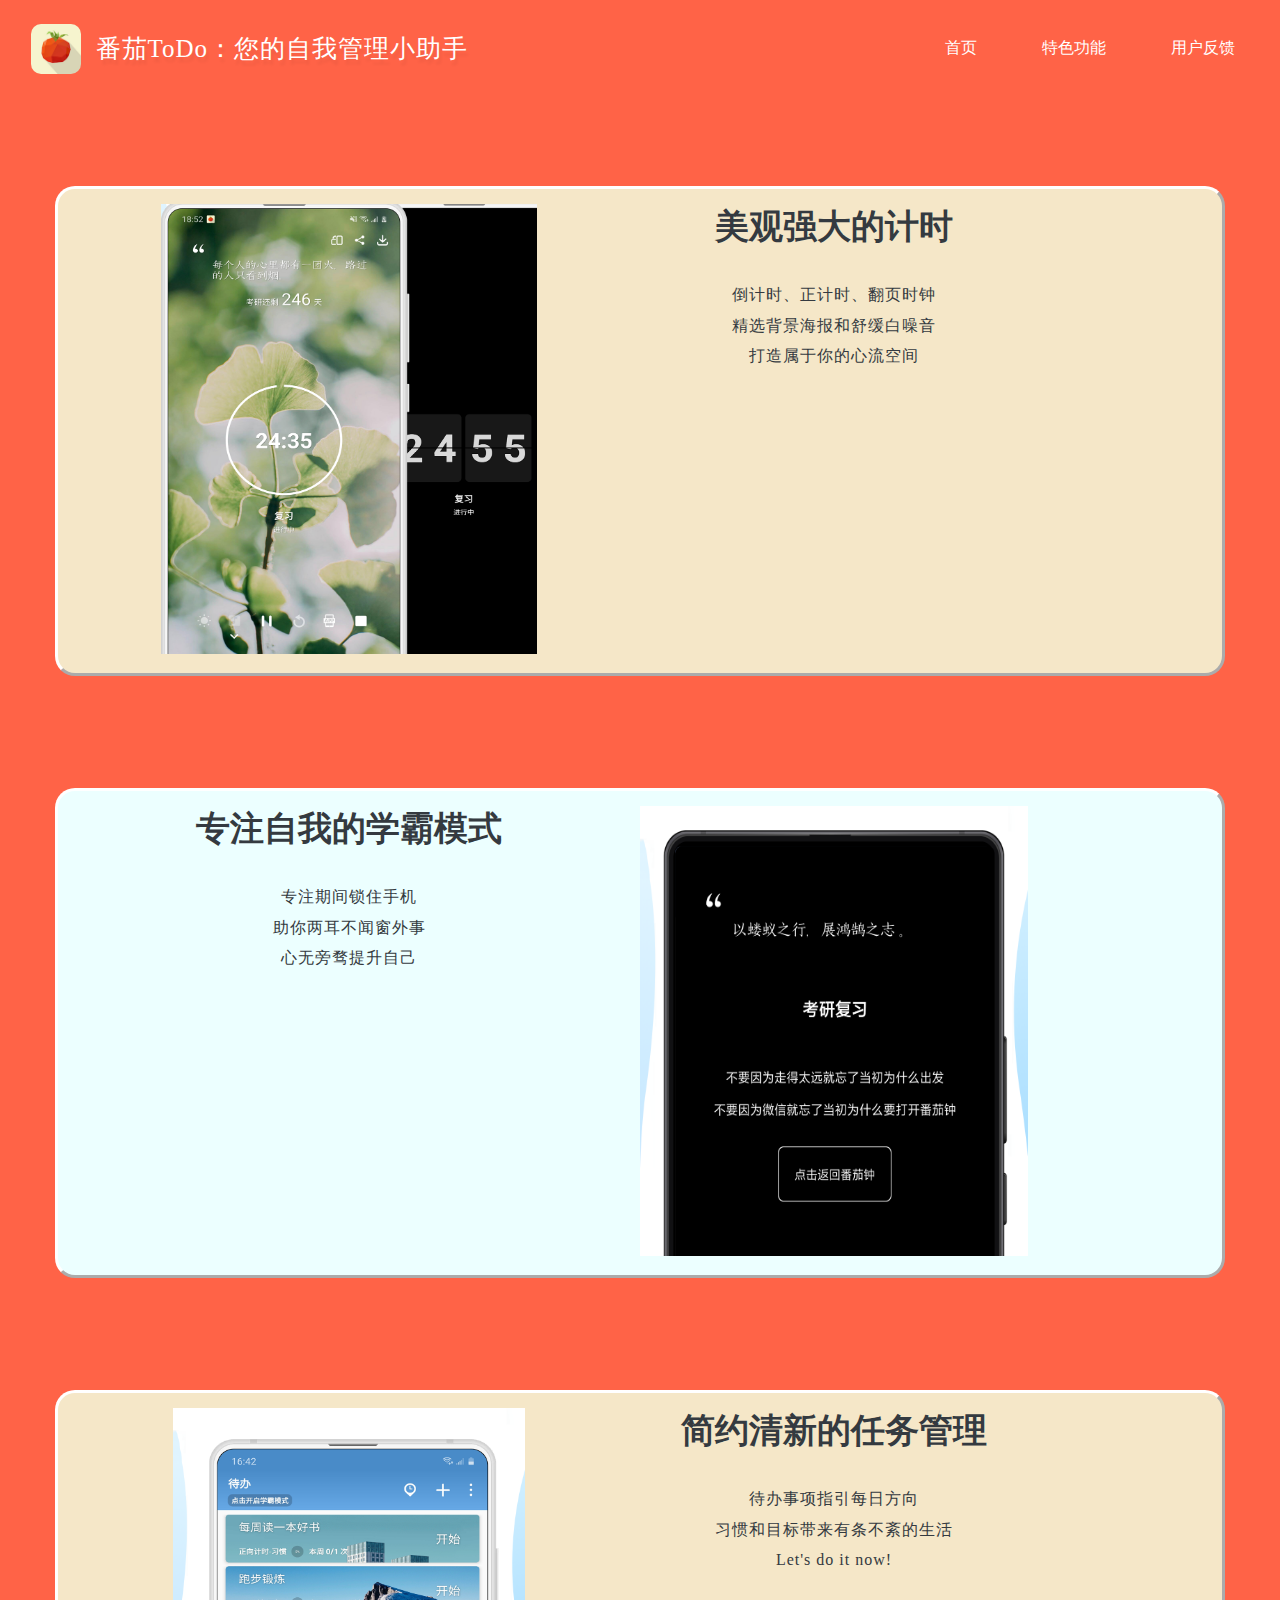
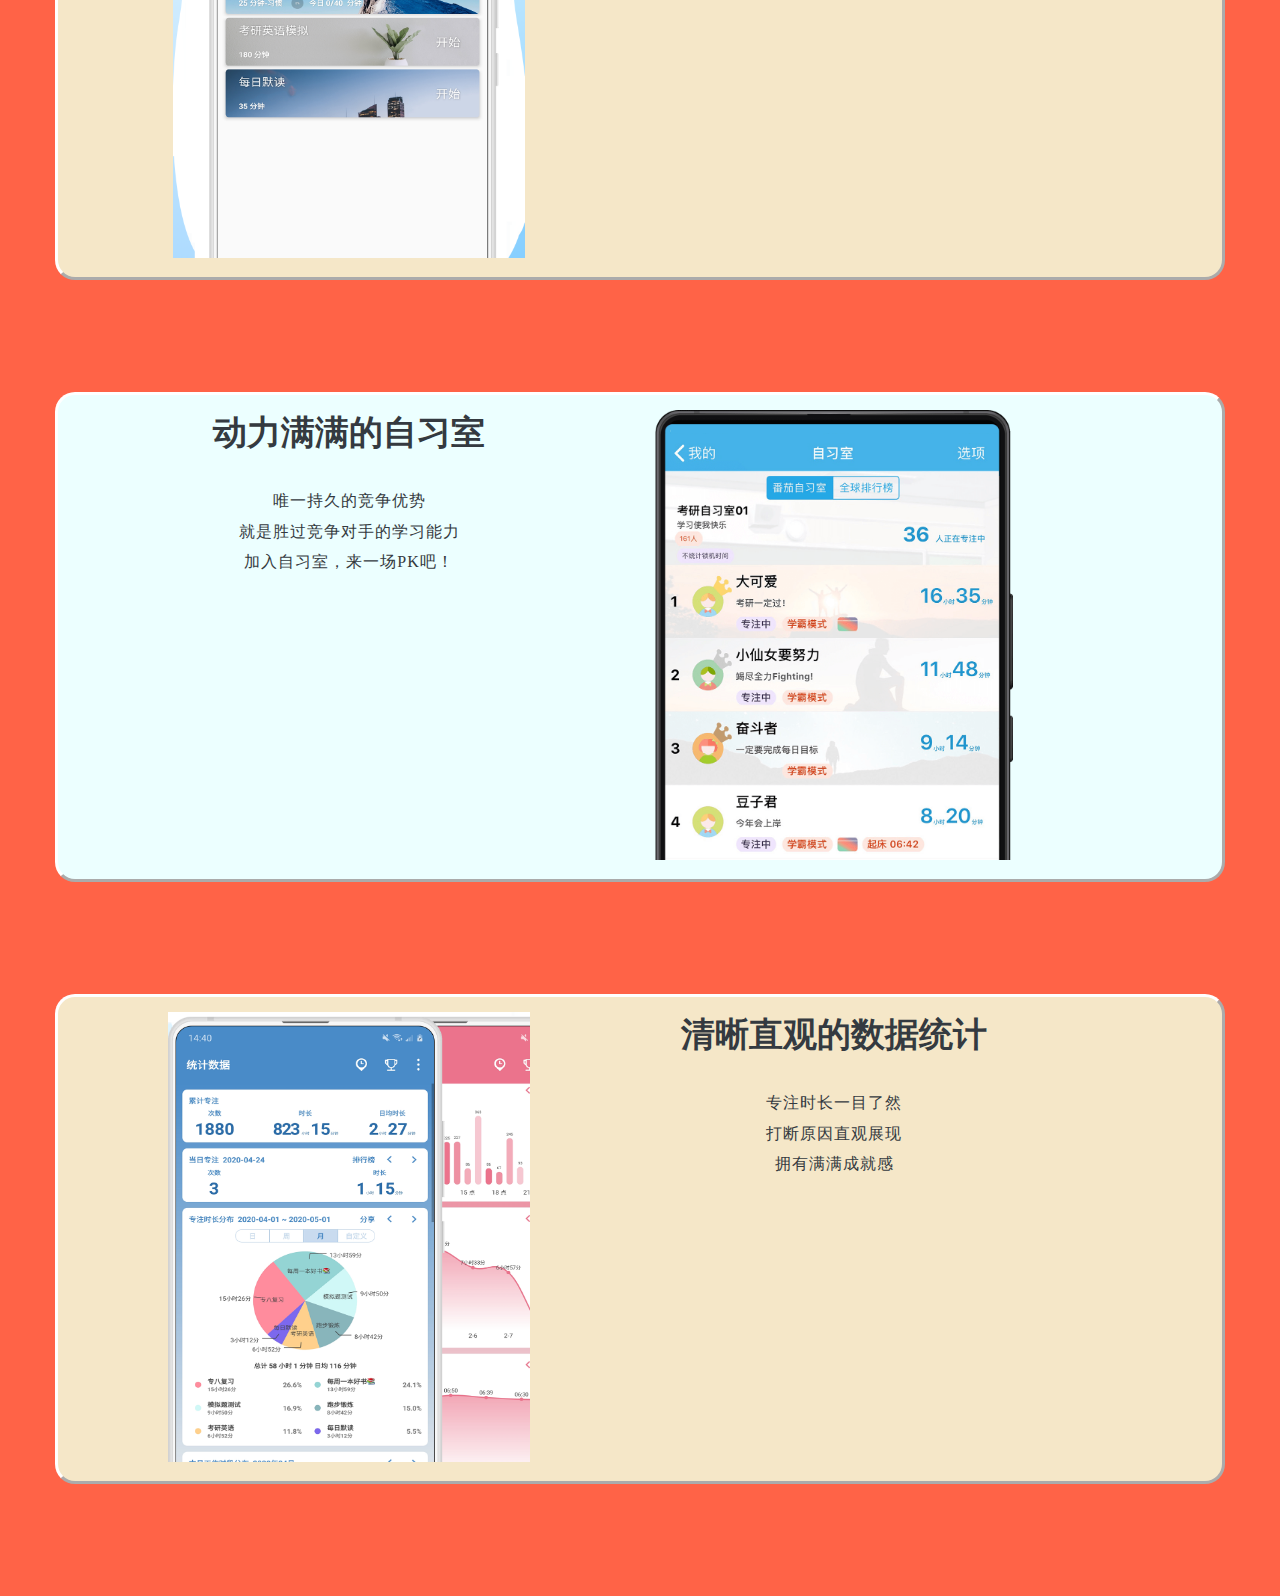
<file: index.html>
﻿<!DOCTYPE html>
<html>
<head>
	<title>番茄ToDo软件介绍</title>
	<meta name="viewport" content="width=device-width, initial-scale=1">
	<meta charset="UTF-8" />

	<link href="images/logo_番茄.png" rel="icon" type="image/x-ico">
	<link rel="stylesheet" href="css/style.css" type="text/css" />

</head>

<body>
	<div class="main">
		<header>
			<div class="container-fluid">
				<nav class="pt pl">
					<div id="logo">
						<h1><img src="images/logo_番茄.png" href="index.html"><a>&nbsp;&nbsp;番茄ToDo：您的自我管理小助手</a></h1>
					</div>
				</nav>
			</div>
			
			<div class="navbar">
			  <a href="3.html">用户反馈</a>
			  <a href="2.html">特色功能</a>
			  <a href="index.html">首页</a>
			</div>
			
		</header>

	</div>

		<div class="about">
		<div class="container">
			<div class="row" id = "section1">
				<div class="col-2">
					<img src="images/pic_1.png" class="aboutpic">
				</div>
				<div class="col-1">
					<h3 class="tittle text-black">美观强大的计时</h3>
					<p class="text-black text-li"><br/>倒计时、正计时、翻页时钟<br/>精选背景海报和舒缓白噪音<br/>打造属于你的心流空间</p>
				</div>
			</div>
		</div>
	</div>

	<div class="about">
		<div class="container">
			<div class="row" id = "section2">
				<div class="col-2">
					<h3 class="tittle text-black">专注自我的学霸模式</h3>
					<p class="text-black text-li"><br/>专注期间锁住手机<br/>助你两耳不闻窗外事<br/>心无旁骛提升自己</p>
				</div>
				<div class="col-1">
					<img src="images/pic_2.png" class="aboutpic">
				</div>
			</div>
		</div>
	</div>

	<div class="about">
		<div class="container">
			<div class="row" id = "section3">
				<div class="col-2">
					<img src="images/pic_3.png" class="aboutpic">
				</div>
				<div class="col-1">
					<h3 class="tittle text-black">简约清新的任务管理</h3>
					<p class="text-black text-li"><br/>待办事项指引每日方向<br/>习惯和目标带来有条不紊的生活<br/>Let's do it now!</p>
				</div>
			</div>
		</div>
	</div>

	<div class="about">
		<div class="container">
			<div class="row" id = "section4">
				<div class="col-2">
					<h3 class="tittle text-black">动力满满的自习室</h3>
					<p class="text-black text-li"><br/>唯一持久的竞争优势<br/>就是胜过竞争对手的学习能力<br/>加入自习室，来一场PK吧！</p>
				</div>
				<div class="col-1">
					<img src="images/pic_4.png" class="aboutpic">
				</div>
			</div>
		</div>
	</div>

	<div class="about">
		<div class="container">
			<div class="row" id = "section5">
				<div class="col-2">
					<img src="images/pic_5.png" class="aboutpic">
				</div>
				<div class="col-1">
					<h3 class="tittle text-black ">清晰直观的数据统计</h3>
					<p class="text-black text-li"><br/>专注时长一目了然<br/>打断原因直观展现<br/>拥有满满成就感</p>
				</div>
			</div>
		</div>
	</div>
	
	<!-- 占格 -->
	<div class="about"></div>

</body>
</html>
</file>
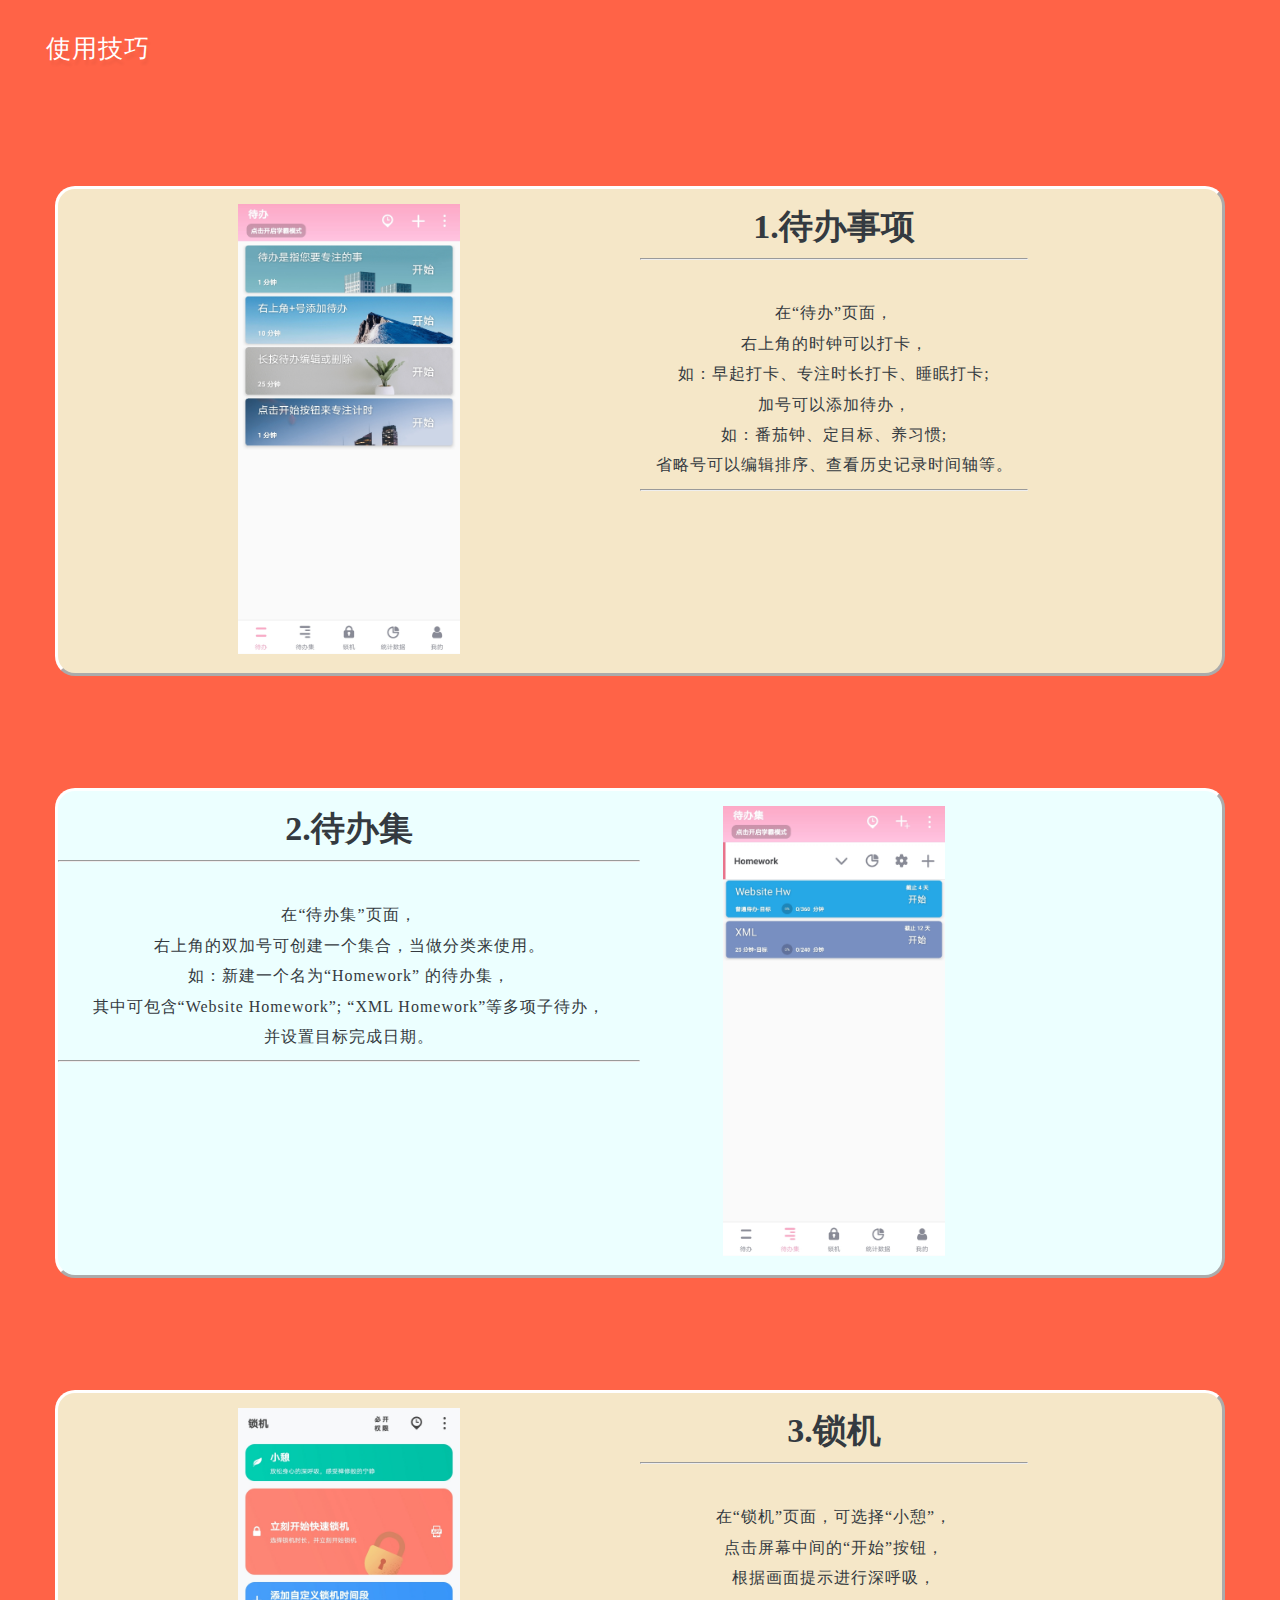
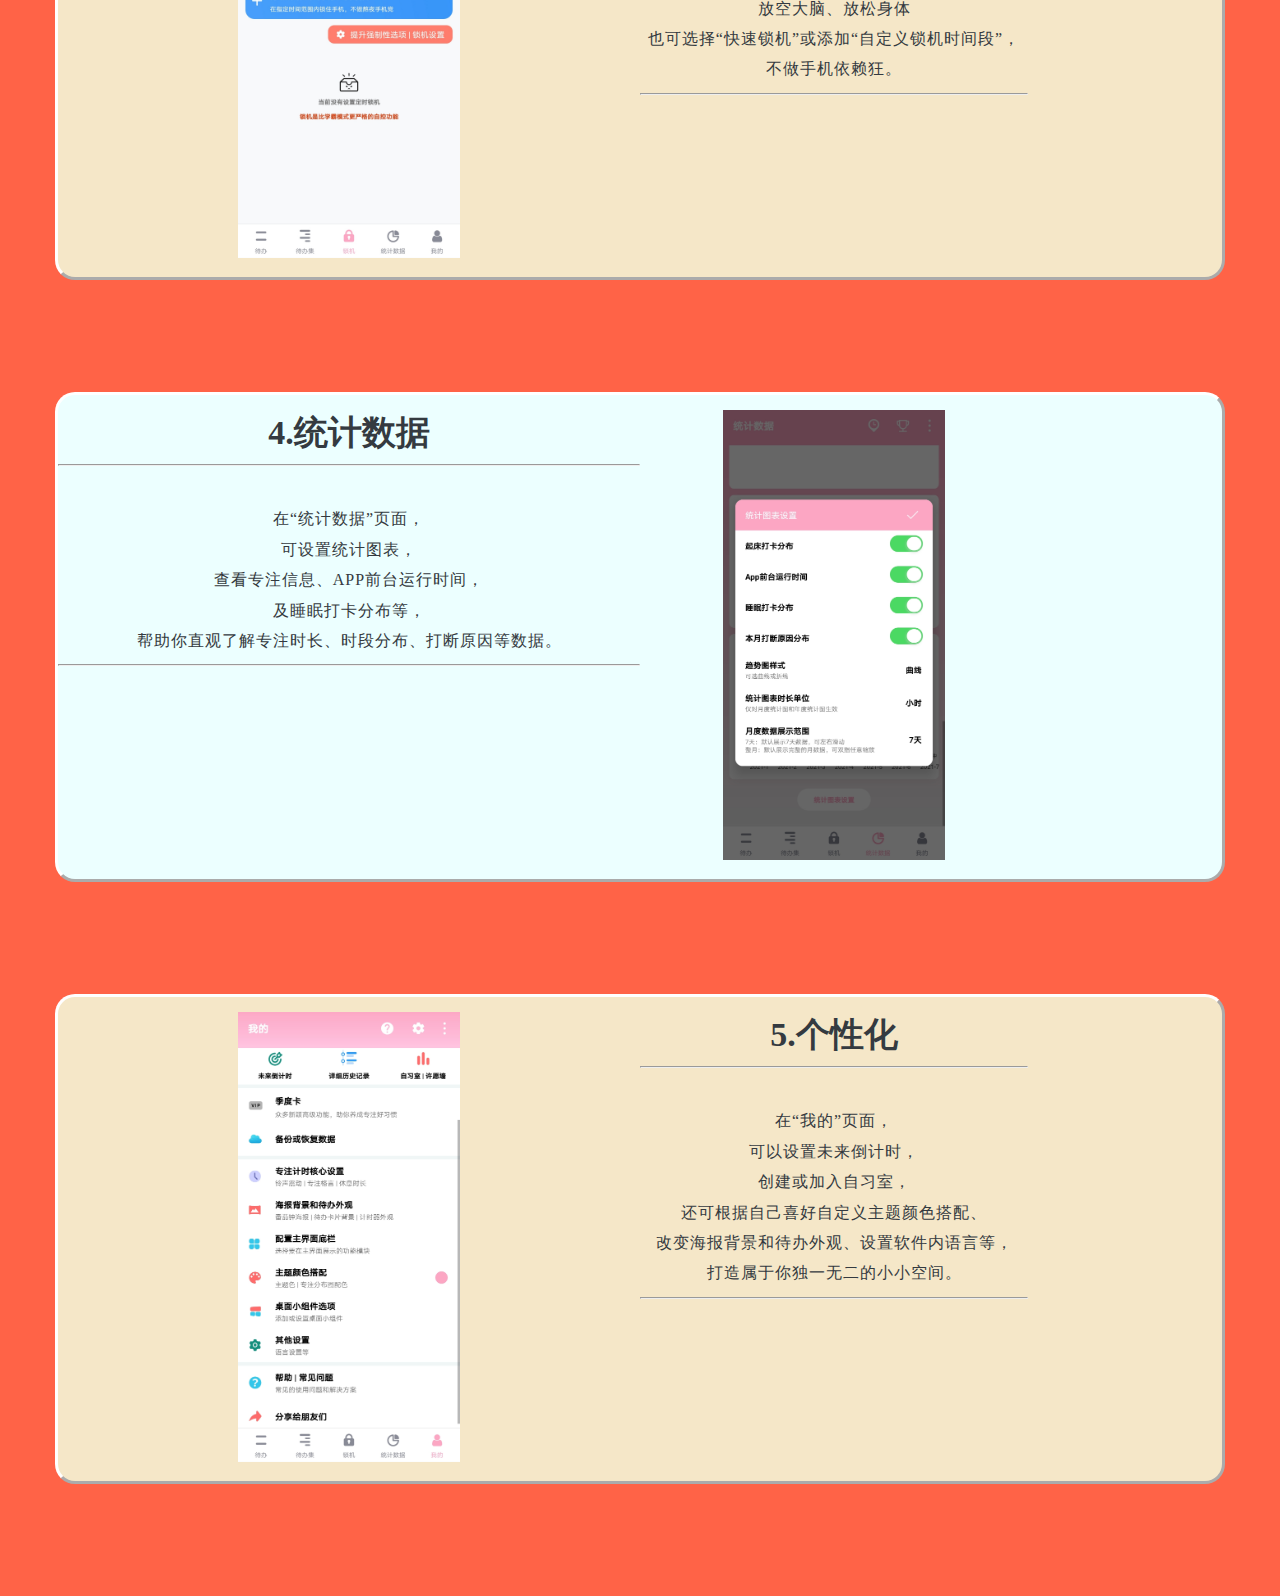
<file: 2.html>
﻿<!DOCTYPE html>
<html>
<head>
	<title>特色功能</title>
	<meta name="viewport" content="width=device-width, initial-scale=1">
	<meta charset="UTF-8" />

	<link rel="stylesheet" href="css/style.css" type="text/css" />

</head>

<body>
	<div class="main">
		<header>
			<div class="container-fluid">
				<nav class="pt pl">
					<div id="logo">
						<h1><a>&nbsp;&nbsp;使用技巧</a></h1>
					</div>
				</nav>
			</div>
			
		</header>

	</div>

		<div class="about">
		<div class="container">
			<div class="row" id="section1">
				<div class="col-2">
					<img src="images/01_待办.jpg" class="aboutpic">
				</div>
				<div class="col-1">
					<h3 class="tittle text-black">1.待办事项</h3><hr/>
					<p class="text-black text-li"><br/>在“待办”页面，<br/>右上角的时钟可以打卡，<br/>如：早起打卡、专注时长打卡、睡眠打卡;<br/>加号可以添加待办，<br/>如：番茄钟、定目标、养习惯;<br/>省略号可以编辑排序、查看历史记录时间轴等。</p><hr/>
				</div>
			</div>
		</div>
	</div>

	<div class="about">
		<div class="container">
			<div class="row" id="section2">
				<div class="col-2">
					<h3 class="tittle text-black">2.待办集</h3><hr/>
					<p class="text-black text-li"><br/>在“待办集”页面，<br/>右上角的双加号可创建一个集合，当做分类来使用。<br/>如：新建一个名为“Homework” 的待办集，<br/>其中可包含“Website Homework”; “XML Homework”等多项子待办，<br>并设置目标完成日期。</p><hr/>
				</div>
				<div class="col-1">
					<img src="images/02_待办集.jpg" class="aboutpic">
				</div>
			</div>
		</div>
	</div>

	<div class="about">
		<div class="container">
			<div class="row" id="section3">
				<div class="col-2">
					<img src="images/03_锁机.jpg" class="aboutpic">
				</div>
				<div class="col-1">
					<h3 class="tittle text-black">3.锁机</h3><hr/>
					<p class="text-black text-li"><br/>在“锁机”页面，可选择“小憩”，<br/>点击屏幕中间的“开始”按钮，<br/>根据画面提示进行深呼吸，<br/>放空大脑、放松身体<br/>也可选择“快速锁机”或添加“自定义锁机时间段”，<br>不做手机依赖狂。</p><hr/>
				</div>
			</div>
		</div>
	</div>

	<div class="about">
		<div class="container">
			<div class="row" id="section4">
				<div class="col-2">
					<h3 class="tittle text-black">4.统计数据</h3><hr/>
					<p class="text-black text-li"><br/>在“统计数据”页面，<br/>可设置统计图表，<br/>查看专注信息、APP前台运行时间，<br/>及睡眠打卡分布等，<br/>帮助你直观了解专注时长、时段分布、打断原因等数据。</p><hr/>
				</div>
				<div class="col-1">
					<img src="images/04_统计.jpg" class="aboutpic">
				</div>
			</div>
		</div>
	</div>

	<div class="about">
		<div class="container">
			<div class="row" id="section5">
				<div class="col-2">
					<img src="images/05_我的.jpg" class="aboutpic">
				</div>
				<div class="col-1">
					<h3 class="tittle text-black ">5.个性化</h3><hr/>
					<p class="text-black text-li"><br/>在“我的”页面，<br>可以设置未来倒计时，<br/>创建或加入自习室，<br/>还可根据自己喜好自定义主题颜色搭配、<br/>改变海报背景和待办外观、设置软件内语言等，<br/>打造属于你独一无二的小小空间。</p><hr/>
				</div>
			</div>
		</div>
	</div>
	
	<!-- 占格 -->
	<div class="about"></div>

</body>
</html>
</file>
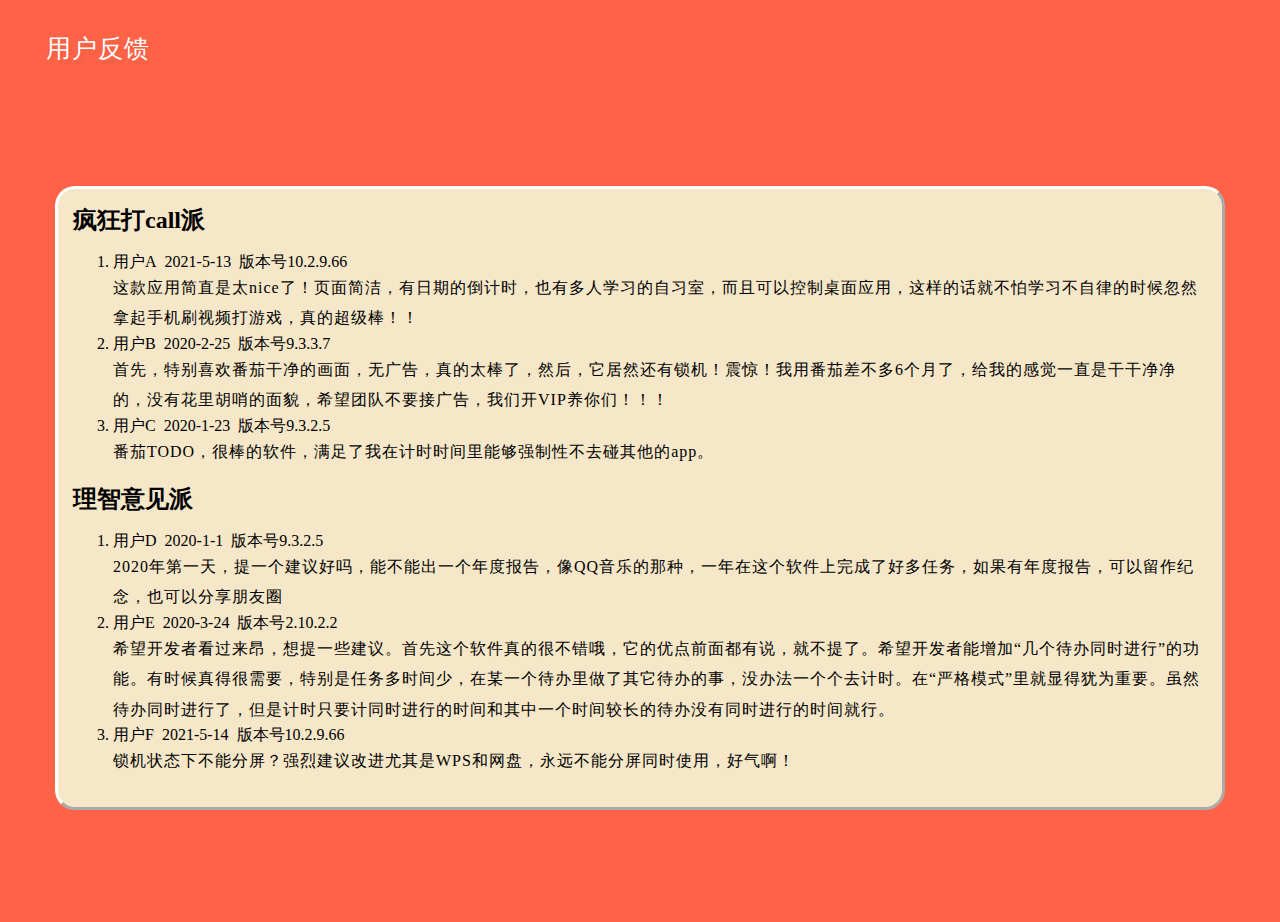
<file: 3.html>
﻿<!DOCTYPE html>
<html>
<head>
	<title>用户反馈</title>
	<meta name="viewport" content="width=device-width, initial-scale=1">
	<meta charset="UTF-8" />

	<link rel="stylesheet" href="css/style.css" type="text/css" />

</head>

<body>
	<div class="main">
		<header>
			<div class="container-fluid">
				<nav class="pt pl">
					<div id="logo">
						<h1><a>&nbsp;&nbsp;用户反馈</a></h1>
					</div>
				</nav>
			</div>
		</header>
	</div>
		
	<div class="about">
		<div class="container">
			<div class="row row_padding" id="section1">
						<h2>疯狂打call派</h2>
						<ol><li>用户A&nbsp;&nbsp;2021-5-13&nbsp;&nbsp;版本号10.2.9.66</li>
						<p>这款应用简直是太nice了！页面简洁，有日期的倒计时，也有多人学习的自习室，而且可以控制桌面应用，这样的话就不怕学习不自律的时候忽然拿起手机刷视频打游戏，真的超级棒！！</p>
						<li>用户B&nbsp;&nbsp;2020-2-25&nbsp;&nbsp;版本号9.3.3.7</li>
						<p>首先，特别喜欢番茄干净的画面，无广告，真的太棒了，然后，它居然还有锁机！震惊！我用番茄差不多6个月了，给我的感觉一直是干干净净的，没有花里胡哨的面貌，希望团队不要接广告，我们开VIP养你们！！！</p>
						<li>用户C&nbsp;&nbsp;2020-1-23&nbsp;&nbsp;版本号9.3.2.5</li>
						<p>番茄TODO，很棒的软件，满足了我在计时时间里能够强制性不去碰其他的app。</p></ol>
						<h2>理智意见派</h2>
						<ol><li>用户D&nbsp;&nbsp;2020-1-1&nbsp;&nbsp;版本号9.3.2.5</li>
						<p>2020年第一天，提一个建议好吗，能不能出一个年度报告，像QQ音乐的那种，一年在这个软件上完成了好多任务，如果有年度报告，可以留作纪念，也可以分享朋友圈</p>
							<li>用户E&nbsp;&nbsp;2020-3-24&nbsp;&nbsp;版本号2.10.2.2</li>
						<p>希望开发者看过来昂，想提一些建议。首先这个软件真的很不错哦，它的优点前面都有说，就不提了。希望开发者能增加“几个待办同时进行”的功能。有时候真得很需要，特别是任务多时间少，在某一个待办里做了其它待办的事，没办法一个个去计时。在“严格模式”里就显得犹为重要。虽然待办同时进行了，但是计时只要计同时进行的时间和其中一个时间较长的待办没有同时进行的时间就行。</p>
							<li>用户F&nbsp;&nbsp;2021-5-14&nbsp;&nbsp;版本号10.2.9.66</li>
						<p>锁机状态下不能分屏？强烈建议改进尤其是WPS和网盘，永远不能分屏同时使用，好气啊！</p></ol>
			</div>
		</div>
	</div>
	
	<!-- 占格 -->
	<div class="about"></div>
</body>
</html>
</file>
<file: css/style.css>
html,body {
    padding: 0;
    margin: 0;
    background: #FFF;
	height:100%;
	background: #FF6347;
}

h1,
h2,
h3,
h4,
h5,
h6 {
    margin: 0;
    padding: 0;
}

p {
    margin: 0;
    padding: 0;
    font-size: 16px;
    letter-spacing: 1px;
    line-height: 1.9;
	max-width:100%;
	word-wrap: break-word;
}

.text-li {
    color: #f8f9fa;
}
.text-black {
    color: #343a40;
}

nav {
    margin: 0;
    padding: 0;
}

#logo img{
    width:50px;
    float: left;
    border-radius:10px;
}

#logo a {
    float: left;
    display: initial;
    line-height:50px;
    font-weight: 500;
    font-size: 25px;
    letter-spacing: 1px;
    color: #FFFFFF;
    text-shadow: 2px 5px 3px rgba(0, 0, 0, 0.06);
    padding: 0;
    text-transform: capitalize;
}

.main {
    overflow: hidden;
}

.navbar {
    background-color: #333;
}
 
.navbar a {
    float: left;
    display: block;
    color: white;
    text-align: center;
    padding: 14px 20px;
    text-decoration: none;
	float: right;
	margin-right: 25px;
}
 
/* 鼠标移动到链接的颜色 */
.navbar a:hover {
    background-color: #ddd;
    color: black;
}

.fill{
	height:100%;
}

.about {
    padding-top: 7em;
}

.aboutpic {
    max-width:100%;
    height: 450px;
}

h3.tittle {
    font-size: 34px;
}

.container {
  width: 100%;
  padding-right: 15px;
  padding-left: 15px;
  margin-right: auto;
  margin-left: auto;
}

@media (min-width: 576px) {
  .container {
    max-width: 540px;
  }
}

@media (min-width: 768px) {
  .container {
    max-width: 720px;
  }
}

@media (min-width: 992px) {
  .container {
    max-width: 960px;
  }
}

@media (min-width: 1200px) {
  .container {
    max-width: 1140px;
  }
}

.container-fluid {
  width: 100%;
  padding-right: 15px;
  padding-left: 15px;
  margin-right: auto;
  margin-left: auto;
}

.row {
  border-radius: 20px;
  border-style : outset;
  display: -webkit-box;
  display: -ms-flexbox;
  display: flex;
  -ms-flex-wrap: wrap;
  flex-wrap: wrap;
  margin-right: -15px;
  margin-left: -15px;
}

.row_padding{
	padding-top:15px;
	padding-bottom:15px;
	padding-left:15px;
	padding-right:15px;
}

#section1{
  border-color: #fff;
  background-color: #f5e7c8;
}

#section2{
  border-color: #fff;
  background-color: #ECFFFF;
}

#section3{
  border-color: #fff;
  background-color: #f5e7c8;
}

#section4{
  border-color: #fff;
  background-color: #ECFFFF;
}

#section5{
  border-color: #fff;
  background-color: #f5e7c8;
}

.col-1,.col-2 {
  position: relative;
  width: 100%;
  min-height: 1px;
  padding-top:15px;
  padding-bottom:15px;
  text-align: center;
}

.col-1 {
	-webkit-box-flex: 0;
	-ms-flex: 0 0 33.333333%;
	flex: 0 0 33.333333%;
	max-width: 33.333333%;
}
.col-2 {
	-webkit-box-flex: 0;
	-ms-flex: 0 0 50%;
	flex: 0 0 50%;
	max-width: 50%;
}

.pt {
	padding-top: 1.5rem !important;
}

.pl {
	padding-left: 1rem !important;
}
</file>
